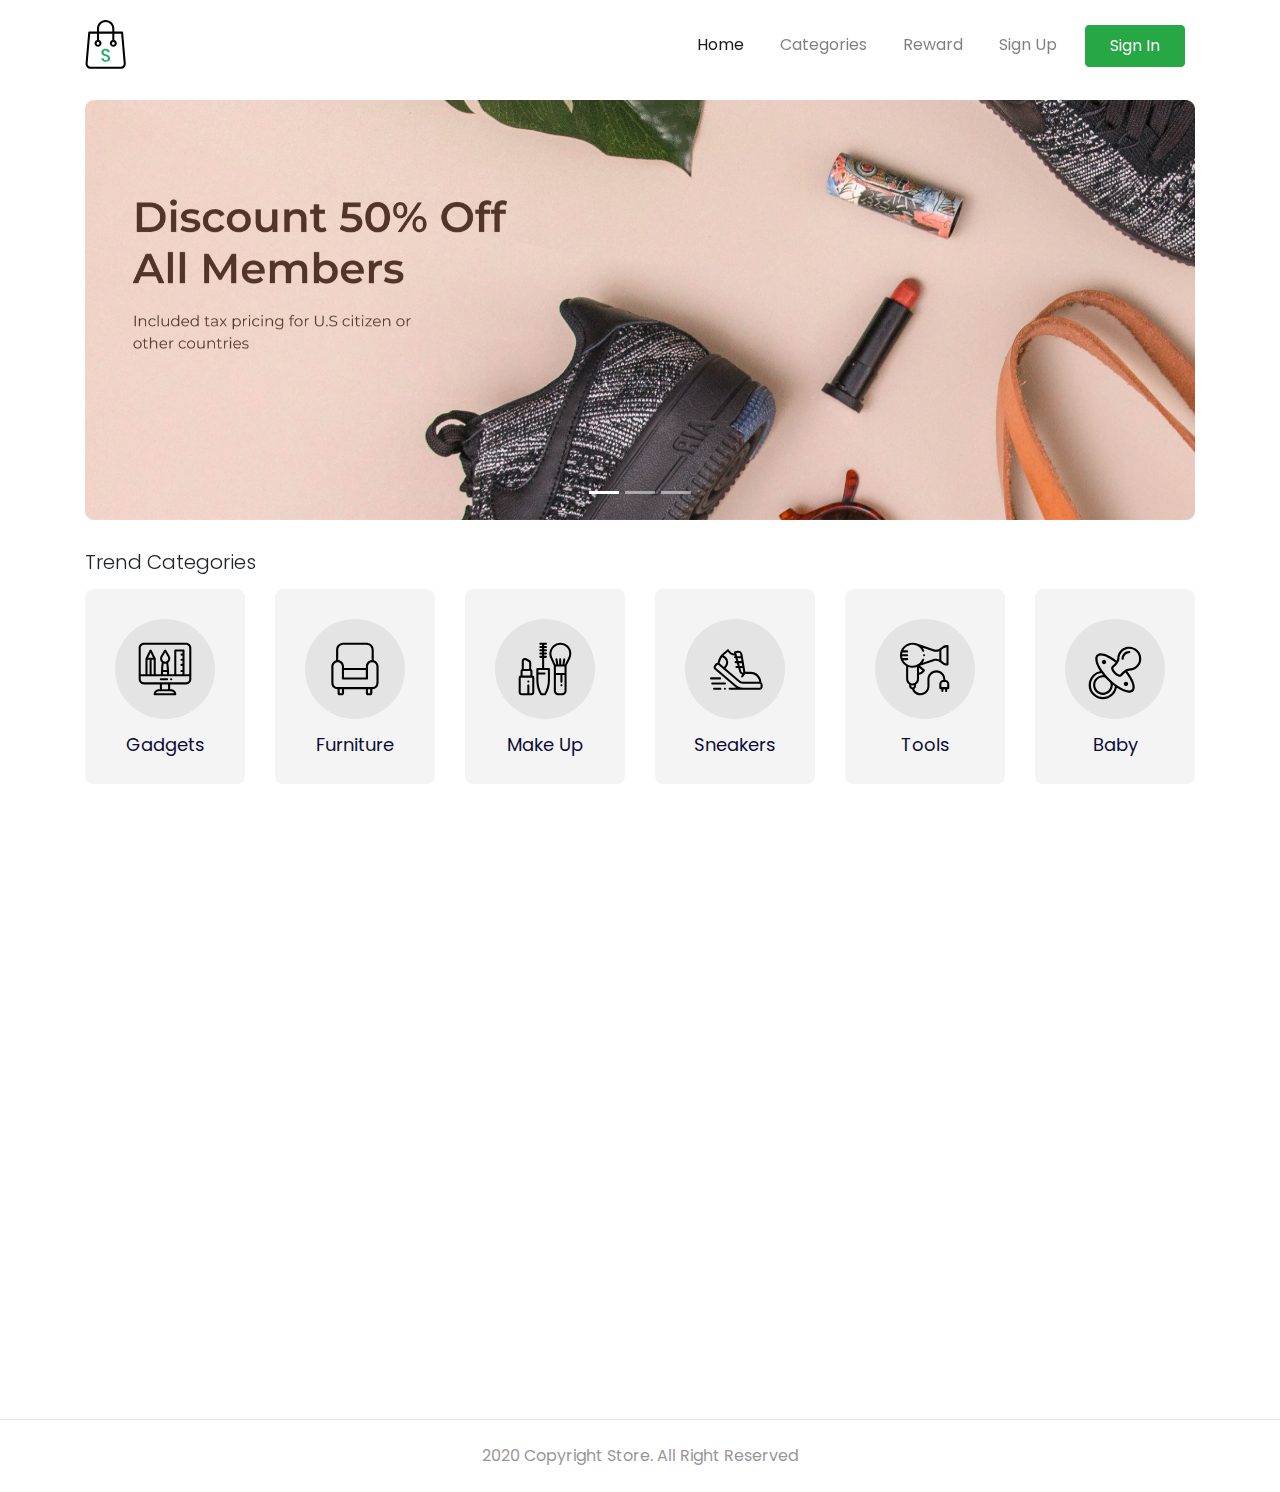
<file: index.html>
<!DOCTYPE html>
<html lang="en">
  <head>
    <meta charset="utf-8" />
    <meta
      name="viewport"
      content="width=device-width, initial-scale=1, shrink-to-fit=no"
    />
    <meta name="description" content="" />
    <meta name="author" content="" />

    <title>Store - Your Best Marketplace</title>

    <link href="https://unpkg.com/aos@2.3.1/dist/aos.css" rel="stylesheet" />
    <link href="style/main.css" rel="stylesheet" />
  </head>

  <body>
    <nav class="navbar navbar-expand-lg navbar-light navbar-store fixed-top navbar-fixed-top" data-aos="fade-down">
      <div class="container">
        <a href="index.html" class="navbar-brand">
          <img src="images/logo.svg" alt="Logo" />
        </a>
        <button class="navbar-toggler" type="button" data-toggle="collapse" data-target="#navbarResponsive">
          <span class="navbar-toggler-icon"></span>
        </button>
        <div class="collapse navbar-collapse" id="navbarResponsive">
          <ul class="navbar-nav ml-auto">
            <li class="nav-item active">
              <a href="index.html" class="nav-link">Home</a>
            </li>
            <li class="nav-item">
              <a href="categories.html" class="nav-link">Categories</a>
            </li>
            <li class="nav-item">
              <a href="#" class="nav-link">Reward</a>
            </li>
            <li class="nav-item">
              <a href="register.html" class="nav-link">Sign Up</a>
            </li>
            <li class="nav-item">
              <a href="login.html" class="btn btn-success nav-link px-4 text-white">Sign In</a>
            </li>
          </ul>
        </div>
      </div>
    </nav>

    <!-- Page Content -->
    <div class="page-content page-home">
      <section class="store-carousel">
        <div class="container">
          <div class="row">
            <div class="col-lg-12" data-aos="zoom-in">
              <div id="storeCarousel" class="carousel slide" data-ride="carousel">
                <ol class="carousel-indicators">
                  <li class="active" data-target="#storeCarousel" data-slide-to="0"></li>
                  <li data-target="#storeCarousel" data-slide-to="1"></li>
                  <li data-target="#storeCarousel" data-slide-to="2"></li>
                </ol>
                <div class="carousel-inner">
                  <div class="carousel-item active">
                    <img src="images/banner.jpg" alt="Image Carousel" class="d-block w-100">
                  </div>
                  <div class="carousel-item">
                    <img src="images/banner.jpg" alt="Image Carousel" class="d-block w-100">
                  </div>
                  <div class="carousel-item">
                    <img src="images/banner.jpg" alt="Image Carousel" class="d-block w-100">
                  </div>
                </div>
              </div>
            </div>
          </div>
        </div>
      </section>

      <section class="store-trend-categories">
        <div class="container">
          <div class="row">
            <div class="col-12" data-aos="fade-up">
              <h5>Trend Categories</h5>
            </div>
          </div>
          <div class="row">
            <div class="col-6 col-md-3 col-lg-2" data-aos="fade-up" data-aos-delay="100">
              <a href="#" class="component-categories d-block">
                <div class="categories-image">
                  <img src="images/categories-gadgets.svg" alt="" class="w-100">
                </div>
                <p class="categories-text">Gadgets</p>
              </a>
            </div>
            <div class="col-6 col-md-3 col-lg-2" data-aos="fade-up" data-aos-delay="200">
              <a href="#" class="component-categories d-block">
                <div class="categories-image">
                  <img src="images/categories-furniture.svg" alt="" class="w-100">
                </div>
                <p class="categories-text">Furniture</p>
              </a>
            </div>
            <div class="col-6 col-md-3 col-lg-2" data-aos="fade-up" data-aos-delay="300">
              <a href="#" class="component-categories d-block">
                <div class="categories-image">
                  <img src="images/categories-makeup.svg" alt="" class="w-100">
                </div>
                <p class="categories-text">Make Up</p>
              </a>
            </div>
            <div class="col-6 col-md-3 col-lg-2" data-aos="fade-up" data-aos-delay="400">
              <a href="#" class="component-categories d-block">
                <div class="categories-image">
                  <img src="images/categories-sneakers.svg" alt="" class="w-100">
                </div>
                <p class="categories-text">Sneakers</p>
              </a>
            </div>
            <div class="col-6 col-md-3 col-lg-2" data-aos="fade-up" data-aos-delay="500">
              <a href="#" class="component-categories d-block">
                <div class="categories-image">
                  <img src="images/categories-tools.svg" alt="" class="w-100">
                </div>
                <p class="categories-text">Tools</p>
              </a>
            </div>
            <div class="col-6 col-md-3 col-lg-2" data-aos="fade-up" data-aos-delay="600">
              <a href="#" class="component-categories d-block">
                <div class="categories-image">
                  <img src="images/categories-baby.svg" alt="" class="w-100">
                </div>
                <p class="categories-text">Baby</p>
              </a>
            </div>
          </div>
        </div>
      </section>

      <section class="store-new-products">
        <div class="container">
          <div class="row">
            <div class="col-12" data-aos="fade-up">
              <h5>New Products</h5>
            </div>
          </div>
          <div class="row">
            <div class="col-6 col-md-4 col-lg-3" data-aos="fade-up" data-aos-delay="100">
              <a href="details.html" class="component-products c-block">
                <div class="products-thumbnail">
                  <div class="products-image" style="background-image: url('images/product-1.jpg');"></div>
                </div>
                <div class="products-text">Apple Watch 4</div>
                <div class="products-price">$890</div>
              </a>
            </div>
            <div class="col-6 col-md-4 col-lg-3" data-aos="fade-up" data-aos-delay="200">
              <a href="details.html" class="component-products c-block">
                <div class="products-thumbnail">
                  <div class="products-image" style="background-image: url('images/product-2.jpg');"></div>
                </div>
                <div class="products-text">Orange Bogotta</div>
                <div class="products-price">$94,509</div>
              </a>
            </div>
            <div class="col-6 col-md-4 col-lg-3" data-aos="fade-up" data-aos-delay="300">
              <a href="details.html" class="component-products c-block">
                <div class="products-thumbnail">
                  <div class="products-image" style="background-image: url('images/product-3.jpg');"></div>
                </div>
                <div class="products-text">Sofa Ternyaman</div>
                <div class="products-price">$1,409</div>
              </a>
            </div>
            <div class="col-6 col-md-4 col-lg-3" data-aos="fade-up" data-aos-delay="400">
              <a href="details.html" class="component-products c-block">
                <div class="products-thumbnail">
                  <div class="products-image" style="background-image: url('images/product-4.jpg');"></div>
                </div>
                <div class="products-text">Bubuk Maketti</div>
                <div class="products-price">$225</div>
              </a>
            </div>
            <div class="col-6 col-md-4 col-lg-3" data-aos="fade-up" data-aos-delay="500">
              <a href="details.html" class="component-products c-block">
                <div class="products-thumbnail">
                  <div class="products-image" style="background-image: url('images/product-5.jpg');"></div>
                </div>
                <div class="products-text">Tatakan Gelas</div>
                <div class="products-price">$45,184</div>
              </a>
            </div>
            <div class="col-6 col-md-4 col-lg-3" data-aos="fade-up" data-aos-delay="600">
              <a href="details.html" class="component-products c-block">
                <div class="products-thumbnail">
                  <div class="products-image" style="background-image: url('images/product-6.jpg');"></div>
                </div>
                <div class="products-text">Mavic Kawe</div>
                <div class="products-price">$503</div>
              </a>
            </div>
            <div class="col-6 col-md-4 col-lg-3" data-aos="fade-up" data-aos-delay="700">
              <a href="details.html" class="component-products c-block">
                <div class="products-thumbnail">
                  <div class="products-image" style="background-image: url('images/product-7.jpg');"></div>
                </div>
                <div class="products-text">Black Edition Nike</div>
                <div class="products-price">$70,482</div>
              </a>
            </div>
            <div class="col-6 col-md-4 col-lg-3" data-aos="fade-up" data-aos-delay="800">
              <a href="details.html" class="component-products c-block">
                <div class="products-thumbnail">
                  <div class="products-image" style="background-image: url('images/product-8.jpg');"></div>
                </div>
                <div class="products-text">Monkey Toys</div>
                <div class="products-price">$783</div>
              </a>
            </div>
          </div>
        </div>
      </section>
    </div>

    <footer>
      <div class="container">
        <div class="row">
          <div class="col-12 text-center">
            <p class="pt-4 pb-2">
              2020 Copyright Store. All Right Reserved
            </p>
          </div>
        </div>
      </div>
    </footer>

    <!-- Bootstrap core JavaScript -->
    <script src="/vendor/jquery/jquery.slim.min.js"></script>
    <script src="/vendor/bootstrap/js/bootstrap.bundle.min.js"></script>
    <script src="https://unpkg.com/aos@2.3.1/dist/aos.js"></script>
    <script>
      AOS.init();
    </script>
    <script src="/script/navbar-scroll.js"></script>
  </body>
</html>
</file>
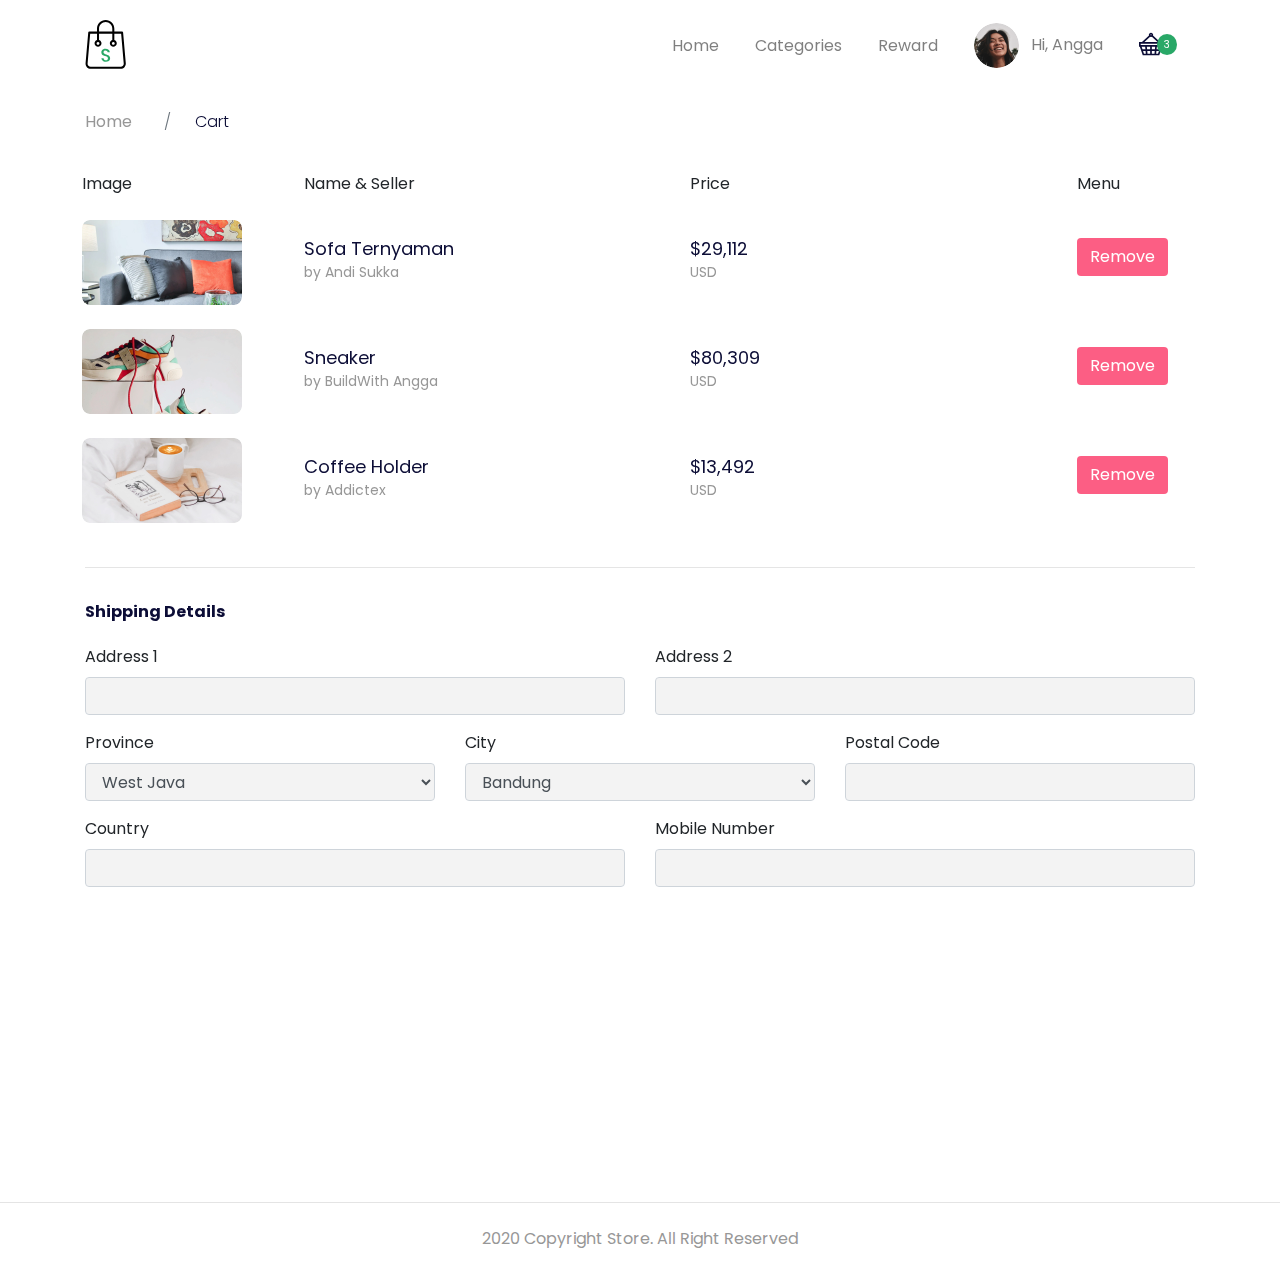
<file: cart.html>
<!DOCTYPE html>
<html lang="en">
  <head>
    <meta charset="utf-8" />
    <meta
      name="viewport"
      content="width=device-width, initial-scale=1, shrink-to-fit=no"
    />
    <meta name="description" content="" />
    <meta name="author" content="" />

    <title>Store - Your Best Marketplace</title>

    <link href="https://unpkg.com/aos@2.3.1/dist/aos.css" rel="stylesheet" />
    <link href="style/main.css" rel="stylesheet" />
  </head>

  <body>
    <nav class="navbar navbar-expand-lg navbar-light navbar-store fixed-top navbar-fixed-top" data-aos="fade-down">
      <div class="container">
        <a href="index.html" class="navbar-brand">
          <img src="images/logo.svg" alt="Logo" />
        </a>
        <button class="navbar-toggler" type="button" data-toggle="collapse" data-target="#navbarResponsive">
          <span class="navbar-toggler-icon"></span>
        </button>
        <div class="collapse navbar-collapse" id="navbarResponsive">
          <ul class="navbar-nav ml-auto">
            <li class="nav-item ">
              <a href="index.html" class="nav-link">Home</a>
            </li>
            <li class="nav-item">
              <a href="categories.html" class="nav-link">Categories</a>
            </li>
            <li class="nav-item">
              <a href="#" class="nav-link">Reward</a>
            </li>
          </ul>

          <!-- Desktop Menu -->
          <ul class="navbar-nav d-none d-lg-flex">
            <li class="nav-item dropdown">
              <a href="#" class="nav-link" id="navbarDropdown" role="button" data-toggle="dropdown">
                <img src="images/icon-user.png" alt="" class="rounded-circle mr-2 profile-picture">
                Hi, Angga
              </a>
              <div class="dropdown-menu">
                <a href="dashboard.html" class="dropdown-item">Dashboard</a>
                <a href="dashboard-account.html" class="dropdown-item">Setting</a>
                <div class="dropdown-divider"></div>
                <a href="index.html" class="dropdown-item">Logout</a>
              </div>
            </li>
            <li class="nav-item">
              <a href="#" class="nav-link d-inline-block mt-2">
                <img src="images/icon-cart-filled.svg" alt="">
                <div class="cart-badge">3</div>
              </a>
            </li>
          </ul>

          <!-- Mobile Menu -->
          <ul class="navbar-nav d-block d-lg-none">
            <li class="nav-item">
              <a href="#" class="nav-link">Hi, Angga</a>
            </li>
            <li class="nav-item">
              <a href="#" class="nav-link d-inline-block">Cart</a>
            </li>
          </ul>
        </div>
      </div>
    </nav>

    <!-- Page Content -->
    <div class="page-content page-cart">
      <section class="store-breadcrumbs" data-aos="fade-down" data-aos-delay="100">
        <div class="container">
          <div class="row">
            <div class="col-12">
              <nav>
                <ol class="breadcrumb">
                  <li class="breadcrumb-item">
                    <a href="index.html">Home</a>
                  </li>
                  <li class="breadcrumb-item active">
                    Cart
                  </li>
                </ol>
              </nav>
            </div>
          </div>
        </div>
      </section>

      <section class="store-cart">
        <div class="container">
          <div class="row" data-aos="fade-up" data-aos-delay="100">
            <div class="col-12 table-responsive">
              <table class="table table-borderless table-cart">
                <thead>
                  <tr>
                    <td>Image</td>
                    <td>Name &amp; Seller</td>
                    <td>Price</td>
                    <td>Menu</td>
                  </tr>
                </thead>
                <tbody>
                  <tr>
                    <td style="width: 20%;">
                      <img src="images/product-cart-1.jpg" alt="" class="cart-image">
                    </td>
                    <td style="width: 35%;">
                      <div class="product-title">Sofa Ternyaman</div>
                      <div class="product-subtitle">by Andi Sukka</div>
                    </td>
                    <td style="width: 35%;">
                      <div class="product-title">$29,112</div>
                      <div class="product-subtitle">USD</div>
                    </td>
                    <td style="width: 20%;">
                      <a href="#" class="btn btn-remove-cart">Remove</a>
                    </td>
                  </tr>
                  <tr>
                    <td style="width: 20%;">
                      <img src="images/product-cart-2.jpg" alt="" class="cart-image">
                    </td>
                    <td style="width: 35%;">
                      <div class="product-title">Sneaker</div>
                      <div class="product-subtitle">by BuildWith Angga</div>
                    </td>
                    <td style="width: 35%;">
                      <div class="product-title">$80,309</div>
                      <div class="product-subtitle">USD</div>
                    </td>
                    <td style="width: 20%;">
                      <a href="#" class="btn btn-remove-cart">Remove</a>
                    </td>
                  </tr>
                  <tr>
                    <td style="width: 20%;">
                      <img src="images/product-cart-3.jpg" alt="" class="cart-image">
                    </td>
                    <td style="width: 35%;">
                      <div class="product-title">Coffee Holder</div>
                      <div class="product-subtitle">by Addictex</div>
                    </td>
                    <td style="width: 35%;">
                      <div class="product-title">$13,492</div>
                      <div class="product-subtitle">USD</div>
                    </td>
                    <td style="width: 20%;">
                      <a href="#" class="btn btn-remove-cart">Remove</a>
                    </td>
                  </tr>
                </tbody>
              </table>
            </div>
          </div>

          <div class="row" data-aos="fade-up" data-aos-delay="150">
            <div class="col-12">
              <hr>
            </div>
            <div class="col-12">
              <h2 class="mb-4">Shipping Details</h2>
            </div>
          </div>

          <div class="row mb-2" data-aos="fade-up" data-aos-delay="200">
            <div class="col-md-6">
              <div class="form-group">
                <label for="addressOne">Address 1</label>
                <input type="text" class="form-control" id="addressOne">
              </div>
            </div>
            <div class="col-md-6">
              <div class="form-group">
                <label for="addressTwo">Address 2</label>
                <input type="text" class="form-control" id="addressTwo">
              </div>
            </div>
            <div class="col-md-4">
              <div class="form-group">
                <label for="province">Province</label>
                <select name="province" id="province" class="form-control">
                  <option value="West Java">West Java</option>
                </select>
              </div>
            </div>
            <div class="col-md-4">
              <div class="form-group">
                <label for="city">City</label>
                <select name="city" id="city" class="form-control">
                  <option value="Bandung">Bandung</option>
                </select>
              </div>
            </div>
            <div class="col-md-4">
              <div class="form-group">
                <label for="postalCode">Postal Code</label>
                <input type="text" class="form-control" id="postalCode">
              </div>
            </div>
            <div class="col-md-6">
              <div class="form-group">
                <label for="country">Country</label>
                <input type="text" class="form-control" id="country">
              </div>
            </div>
            <div class="col-md-6">
              <div class="form-group">
                <label for="mobile">Mobile Number</label>
                <input type="text" class="form-control" id="mobile">
              </div>
            </div>
          </div>

          <div class="row" data-aos="fade-up" data-aos-delay="150">
            <div class="col-12">
              <hr>
            </div>
            <div class="col-12">
              <h2 class="mb-2">Payments Information</h2>
            </div>
          </div>

          <div class="row" data-aos="fade-up" data-aos-delay="200">
            <div class="col-4 col-md-2">
              <div class="product-title">$10</div>
              <div class="product-subtitle">Country Tax</div>
            </div>
            <div class="col-4 col-md-3">
              <div class="product-title">$280</div>
              <div class="product-subtitle">Product Insurance</div>
            </div>
            <div class="col-4 col-md-2">
              <div class="product-title">$580</div>
              <div class="product-subtitle">Ship to Jakarta</div>
            </div>
            <div class="col-4 col-md-2">
              <div class="product-title text-success">$392,409</div>
              <div class="product-subtitle">Total</div>
            </div>
            <div class="col-8 col-md-3">
              <a href="success.html" class="btn btn-success mt-4 px-4 btn-block">Checkout Now</a>
            </div>
          </div>
        </div>
      </section>
    </div>

    <footer>
      <div class="container">
        <div class="row">
          <div class="col-12 text-center">
            <p class="pt-4 pb-2">
              2020 Copyright Store. All Right Reserved
            </p>
          </div>
        </div>
      </div>
    </footer>

    <!-- Bootstrap core JavaScript -->
    <script src="/vendor/jquery/jquery.slim.min.js"></script>
    <script src="/vendor/bootstrap/js/bootstrap.bundle.min.js"></script>
    <script src="https://unpkg.com/aos@2.3.1/dist/aos.js"></script>
    <script>
      AOS.init();
    </script>
    <script src="/script/navbar-scroll.js"></script>
  </body>
</html>
</file>
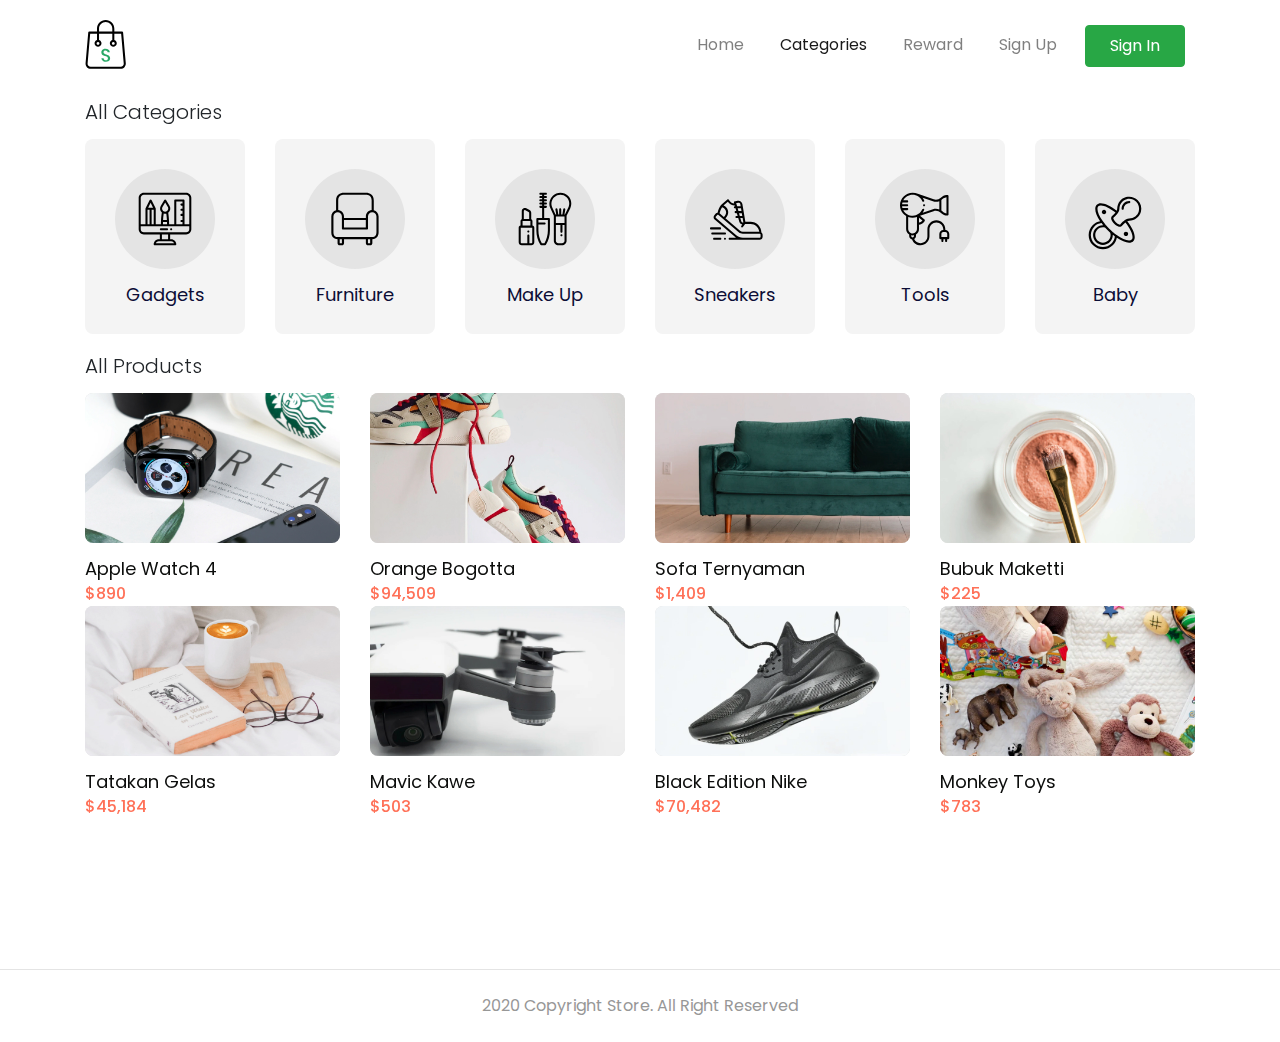
<file: categories.html>
<!DOCTYPE html>
<html lang="en">
  <head>
    <meta charset="utf-8" />
    <meta
      name="viewport"
      content="width=device-width, initial-scale=1, shrink-to-fit=no"
    />
    <meta name="description" content="" />
    <meta name="author" content="" />

    <title>Store - Your Best Marketplace</title>

    <link href="https://unpkg.com/aos@2.3.1/dist/aos.css" rel="stylesheet" />
    <link href="style/main.css" rel="stylesheet" />
  </head>

  <body>
    <nav class="navbar navbar-expand-lg navbar-light navbar-store fixed-top navbar-fixed-top" data-aos="fade-down">
      <div class="container">
        <a href="index.html" class="navbar-brand">
          <img src="images/logo.svg" alt="Logo" />
        </a>
        <button class="navbar-toggler" type="button" data-toggle="collapse" data-target="#navbarResponsive">
          <span class="navbar-toggler-icon"></span>
        </button>
        <div class="collapse navbar-collapse" id="navbarResponsive">
          <ul class="navbar-nav ml-auto">
            <li class="nav-item ">
              <a href="index.html" class="nav-link">Home</a>
            </li>
            <li class="nav-item active">
              <a href="#" class="nav-link">Categories</a>
            </li>
            <li class="nav-item">
              <a href="#" class="nav-link">Reward</a>
            </li>
            <li class="nav-item">
              <a href="register.html" class="nav-link">Sign Up</a>
            </li>
            <li class="nav-item">
              <a href="login.html" class="btn btn-success nav-link px-4 text-white">Sign In</a>
            </li>
          </ul>
        </div>
      </div>
    </nav>

    <!-- Page Content -->
    <div class="page-content page-home">
      <section class="store-trend-categories">
        <div class="container">
          <div class="row">
            <div class="col-12" data-aos="fade-up">
              <h5>All Categories</h5>
            </div>
          </div>
          <div class="row">
            <div class="col-6 col-md-3 col-lg-2" data-aos="fade-up" data-aos-delay="100">
              <a href="#" class="component-categories d-block">
                <div class="categories-image">
                  <img src="images/categories-gadgets.svg" alt="" class="w-100">
                </div>
                <p class="categories-text">Gadgets</p>
              </a>
            </div>
            <div class="col-6 col-md-3 col-lg-2" data-aos="fade-up" data-aos-delay="200">
              <a href="#" class="component-categories d-block">
                <div class="categories-image">
                  <img src="images/categories-furniture.svg" alt="" class="w-100">
                </div>
                <p class="categories-text">Furniture</p>
              </a>
            </div>
            <div class="col-6 col-md-3 col-lg-2" data-aos="fade-up" data-aos-delay="300">
              <a href="#" class="component-categories d-block">
                <div class="categories-image">
                  <img src="images/categories-makeup.svg" alt="" class="w-100">
                </div>
                <p class="categories-text">Make Up</p>
              </a>
            </div>
            <div class="col-6 col-md-3 col-lg-2" data-aos="fade-up" data-aos-delay="400">
              <a href="#" class="component-categories d-block">
                <div class="categories-image">
                  <img src="images/categories-sneakers.svg" alt="" class="w-100">
                </div>
                <p class="categories-text">Sneakers</p>
              </a>
            </div>
            <div class="col-6 col-md-3 col-lg-2" data-aos="fade-up" data-aos-delay="500">
              <a href="#" class="component-categories d-block">
                <div class="categories-image">
                  <img src="images/categories-tools.svg" alt="" class="w-100">
                </div>
                <p class="categories-text">Tools</p>
              </a>
            </div>
            <div class="col-6 col-md-3 col-lg-2" data-aos="fade-up" data-aos-delay="600">
              <a href="#" class="component-categories d-block">
                <div class="categories-image">
                  <img src="images/categories-baby.svg" alt="" class="w-100">
                </div>
                <p class="categories-text">Baby</p>
              </a>
            </div>
          </div>
        </div>
      </section>

      <section class="store-new-products">
        <div class="container">
          <div class="row">
            <div class="col-12" data-aos="fade-up">
              <h5>All Products</h5>
            </div>
          </div>
          <div class="row">
            <div class="col-6 col-md-4 col-lg-3" data-aos="fade-up" data-aos-delay="100">
              <a href="details.html" class="component-products c-block">
                <div class="products-thumbnail">
                  <div class="products-image" style="background-image: url('images/product-1.jpg');"></div>
                </div>
                <div class="products-text">Apple Watch 4</div>
                <div class="products-price">$890</div>
              </a>
            </div>
            <div class="col-6 col-md-4 col-lg-3" data-aos="fade-up" data-aos-delay="200">
              <a href="details.html" class="component-products c-block">
                <div class="products-thumbnail">
                  <div class="products-image" style="background-image: url('images/product-2.jpg');"></div>
                </div>
                <div class="products-text">Orange Bogotta</div>
                <div class="products-price">$94,509</div>
              </a>
            </div>
            <div class="col-6 col-md-4 col-lg-3" data-aos="fade-up" data-aos-delay="300">
              <a href="details.html" class="component-products c-block">
                <div class="products-thumbnail">
                  <div class="products-image" style="background-image: url('images/product-3.jpg');"></div>
                </div>
                <div class="products-text">Sofa Ternyaman</div>
                <div class="products-price">$1,409</div>
              </a>
            </div>
            <div class="col-6 col-md-4 col-lg-3" data-aos="fade-up" data-aos-delay="400">
              <a href="details.html" class="component-products c-block">
                <div class="products-thumbnail">
                  <div class="products-image" style="background-image: url('images/product-4.jpg');"></div>
                </div>
                <div class="products-text">Bubuk Maketti</div>
                <div class="products-price">$225</div>
              </a>
            </div>
            <div class="col-6 col-md-4 col-lg-3" data-aos="fade-up" data-aos-delay="500">
              <a href="details.html" class="component-products c-block">
                <div class="products-thumbnail">
                  <div class="products-image" style="background-image: url('images/product-5.jpg');"></div>
                </div>
                <div class="products-text">Tatakan Gelas</div>
                <div class="products-price">$45,184</div>
              </a>
            </div>
            <div class="col-6 col-md-4 col-lg-3" data-aos="fade-up" data-aos-delay="600">
              <a href="details.html" class="component-products c-block">
                <div class="products-thumbnail">
                  <div class="products-image" style="background-image: url('images/product-6.jpg');"></div>
                </div>
                <div class="products-text">Mavic Kawe</div>
                <div class="products-price">$503</div>
              </a>
            </div>
            <div class="col-6 col-md-4 col-lg-3" data-aos="fade-up" data-aos-delay="700">
              <a href="details.html" class="component-products c-block">
                <div class="products-thumbnail">
                  <div class="products-image" style="background-image: url('images/product-7.jpg');"></div>
                </div>
                <div class="products-text">Black Edition Nike</div>
                <div class="products-price">$70,482</div>
              </a>
            </div>
            <div class="col-6 col-md-4 col-lg-3" data-aos="fade-up" data-aos-delay="800">
              <a href="details.html" class="component-products c-block">
                <div class="products-thumbnail">
                  <div class="products-image" style="background-image: url('images/product-8.jpg');"></div>
                </div>
                <div class="products-text">Monkey Toys</div>
                <div class="products-price">$783</div>
              </a>
            </div>
          </div>
        </div>
      </section>
    </div>

    <footer>
      <div class="container">
        <div class="row">
          <div class="col-12 text-center">
            <p class="pt-4 pb-2">
              2020 Copyright Store. All Right Reserved
            </p>
          </div>
        </div>
      </div>
    </footer>

    <!-- Bootstrap core JavaScript -->
    <script src="/vendor/jquery/jquery.slim.min.js"></script>
    <script src="/vendor/bootstrap/js/bootstrap.bundle.min.js"></script>
    <script src="https://unpkg.com/aos@2.3.1/dist/aos.js"></script>
    <script>
      AOS.init();
    </script>
    <script src="/script/navbar-scroll.js"></script>
  </body>
</html>
</file>
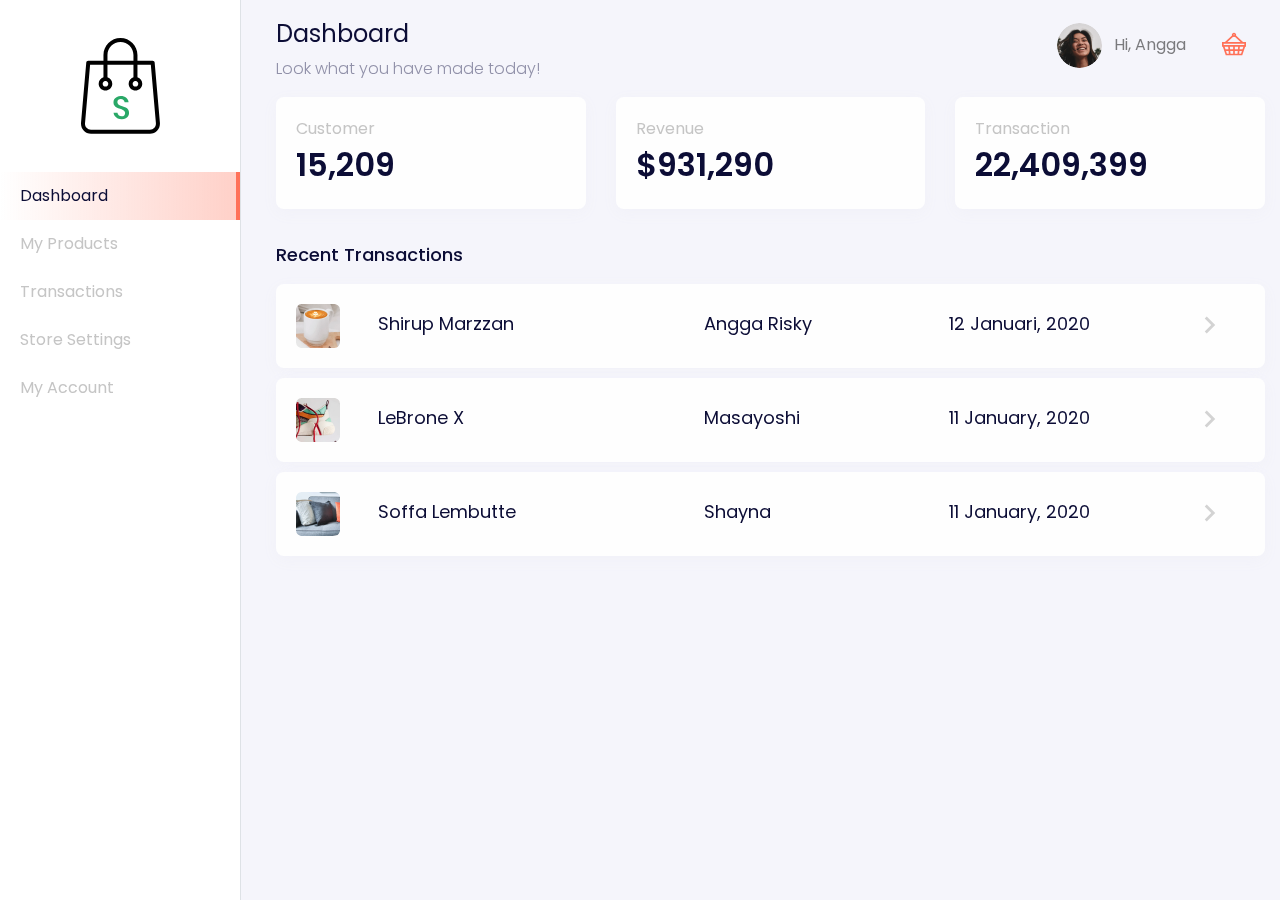
<file: dashboard.html>
<!DOCTYPE html>
<html lang="en">

<head>
    <meta charset="utf-8" />
    <meta name="viewport" content="width=device-width, initial-scale=1, shrink-to-fit=no" />
    <meta name="description" content="" />
    <meta name="author" content="" />

    <title>Dashboard - Your Best Marketplace</title>

    <link href="https://unpkg.com/aos@2.3.1/dist/aos.css" rel="stylesheet" />
    <link href="style/main.css" rel="stylesheet" />
</head>

<body>
    <div class="page-dashboard">
        <div class="d-flex" id="wrapper" data-aos="fade-right">
            <!-- Sidebar -->
            <div class="border-right" id="sidebar-wrapper">
                <div class="sidebar-heading text-center">
                    <img src="/images/dashboard-store-logo.svg" alt="" class="my-4" />
                </div>
                <div class="list-group list-group-flush">
                    <a href="/dashboard.html" class="list-group-item list-group-item-action active">Dashboard</a>
                    <a href="/dashboard-products.html" class="list-group-item list-group-item-action">My Products</a>
                    <a href="/dashboard-transactions.html"
                        class="list-group-item list-group-item-action">Transactions</a>
                    <a href="/dashboard-settings.html" class="list-group-item list-group-item-action">Store Settings</a>
                    <a href="/dashboard-account.html" class="list-group-item list-group-item-action">My Account</a>
                </div>
            </div>
            <!-- /#sidebar-wrapper -->

            <!-- Page Content -->
            <div id="page-content-wrapper">
                <nav class="navbar navbar-store navbar-expand-lg navbar-light fixed-top" data-aos="fade-down">
                    <button class="btn btn-secondary d-md-none mr-auto mr-2" id="menu-toggle">
                        &laquo; Menu
                    </button>

                    <button class="navbar-toggler" type="button" data-toggle="collapse"
                        data-target="#navbarSupportedContent" aria-controls="navbarSupportedContent"
                        aria-expanded="false" aria-label="Toggle navigation">
                        <span class="navbar-toggler-icon"></span>
                    </button>

                    <div class="collapse navbar-collapse" id="navbarSupportedContent">
                        <ul class="navbar-nav ml-auto d-none d-lg-flex">
                            <li class="nav-item dropdown">
                                <a class="nav-link" href="#" id="navbarDropdown" role="button" data-toggle="dropdown"
                                    aria-haspopup="true" aria-expanded="false">
                                    <img src="/images/icon-user.png" alt=""
                                        class="rounded-circle mr-2 profile-picture" />
                                    Hi, Angga
                                </a>
                                <div class="dropdown-menu" aria-labelledby="navbarDropdown">
                                    <a class="dropdown-item" href="/index.html">Back to Store</a>
                                    <a class="dropdown-item" href="/dashboard-account.html">Settings</a>
                                    <div class="dropdown-divider"></div>
                                    <a class="dropdown-item" href="/">Logout</a>
                                </div>
                            </li>
                            <li class="nav-item">
                                <a class="nav-link d-inline-block mt-2" href="#">
                                    <img src="/images/icon-cart-empty.svg" alt="" />
                                </a>
                            </li>
                        </ul>
                        <!-- Mobile Menu -->
                        <ul class="navbar-nav d-block d-lg-none mt-3">
                            <li class="nav-item">
                                <a class="nav-link" href="#">
                                    Hi, Angga
                                </a>
                            </li>
                            <li class="nav-item">
                                <a class="nav-link d-inline-block" href="#">
                                    Cart
                                </a>
                            </li>
                        </ul>
                    </div>
                </nav>

                <div class="section-content section-dashboard-home" data-aos="fade-up">
                    <div class="container-fluid">
                        <div class="dashboard-heading">
                            <h2 class="dashboard-title">Dashboard</h2>
                            <p class="dashboard-subtitle">
                                Look what you have made today!
                            </p>
                        </div>
                        <div class="dashboard-content">
                            <div class="row">
                                <div class="col-md-4">
                                    <div class="card mb-2">
                                        <div class="card-body">
                                            <div class="dashboard-card-title">
                                                Customer
                                            </div>
                                            <div class="dashboard-card-subtitle">
                                                15,209
                                            </div>
                                        </div>
                                    </div>
                                </div>
                                <div class="col-md-4">
                                    <div class="card mb-2">
                                        <div class="card-body">
                                            <div class="dashboard-card-title">
                                                Revenue
                                            </div>
                                            <div class="dashboard-card-subtitle">
                                                $931,290
                                            </div>
                                        </div>
                                    </div>
                                </div>
                                <div class="col-md-4">
                                    <div class="card mb-2">
                                        <div class="card-body">
                                            <div class="dashboard-card-title">
                                                Transaction
                                            </div>
                                            <div class="dashboard-card-subtitle">
                                                22,409,399
                                            </div>
                                        </div>
                                    </div>
                                </div>
                            </div>
                            <div class="row mt-3">
                                <div class="col-12 mt-2">
                                    <h5 class="mb-3">Recent Transactions</h5>
                                    <a class="card card-list d-block" href="/dashboard-transactions-details.html">
                                        <div class="card-body">
                                            <div class="row">
                                                <div class="col-md-1">
                                                    <img src="/images/dashboard-icon-product-1.png" alt="" />
                                                </div>
                                                <div class="col-md-4">
                                                    Shirup Marzzan
                                                </div>
                                                <div class="col-md-3">
                                                    Angga Risky
                                                </div>
                                                <div class="col-md-3">
                                                    12 Januari, 2020
                                                </div>
                                                <div class="col-md-1 d-none d-md-block">
                                                    <img src="/images/dashboard-arrow-right.svg" alt="" />
                                                </div>
                                            </div>
                                        </div>
                                    </a>
                                    <a class="card card-list d-block" href="/dashboard-transactions-details.html">
                                        <div class="card-body">
                                            <div class="row">
                                                <div class="col-md-1">
                                                    <img src="/images/dashboard-icon-product-2.png" alt="" />
                                                </div>
                                                <div class="col-md-4">
                                                    LeBrone X
                                                </div>
                                                <div class="col-md-3">
                                                    Masayoshi
                                                </div>
                                                <div class="col-md-3">
                                                    11 January, 2020
                                                </div>
                                                <div class="col-md-1 d-none d-md-block">
                                                    <img src="/images/dashboard-arrow-right.svg" alt="" />
                                                </div>
                                            </div>
                                        </div>
                                    </a>
                                    <a class="card card-list d-block" href="/dashboard-transactions-details.html">
                                        <div class="card-body">
                                            <div class="row">
                                                <div class="col-md-1">
                                                    <img src="/images/dashboard-icon-product-3.png" alt="" />
                                                </div>
                                                <div class="col-md-4">
                                                    Soffa Lembutte
                                                </div>
                                                <div class="col-md-3">
                                                    Shayna
                                                </div>
                                                <div class="col-md-3">
                                                    11 January, 2020
                                                </div>
                                                <div class="col-md-1 d-none d-md-block">
                                                    <img src="/images/dashboard-arrow-right.svg" alt="" />
                                                </div>
                                            </div>
                                        </div>
                                    </a>
                                </div>
                            </div>
                        </div>
                    </div>
                </div>
            </div>
            <!-- /#page-content-wrapper -->
        </div>
    </div>
    <!-- Bootstrap core JavaScript -->
    <script src="/vendor/jquery/jquery.slim.min.js"></script>
    <script src="/vendor/bootstrap/js/bootstrap.bundle.min.js"></script>
    <script src="https://unpkg.com/aos@2.3.1/dist/aos.js"></script>
    <script>
        AOS.init();
    </script>
    <!-- Menu Toggle Script -->
    <script>
        $("#menu-toggle").click(function (e) {
            e.preventDefault();
            $("#wrapper").toggleClass("toggled");
        });
    </script>
</body>

</html>
</file>
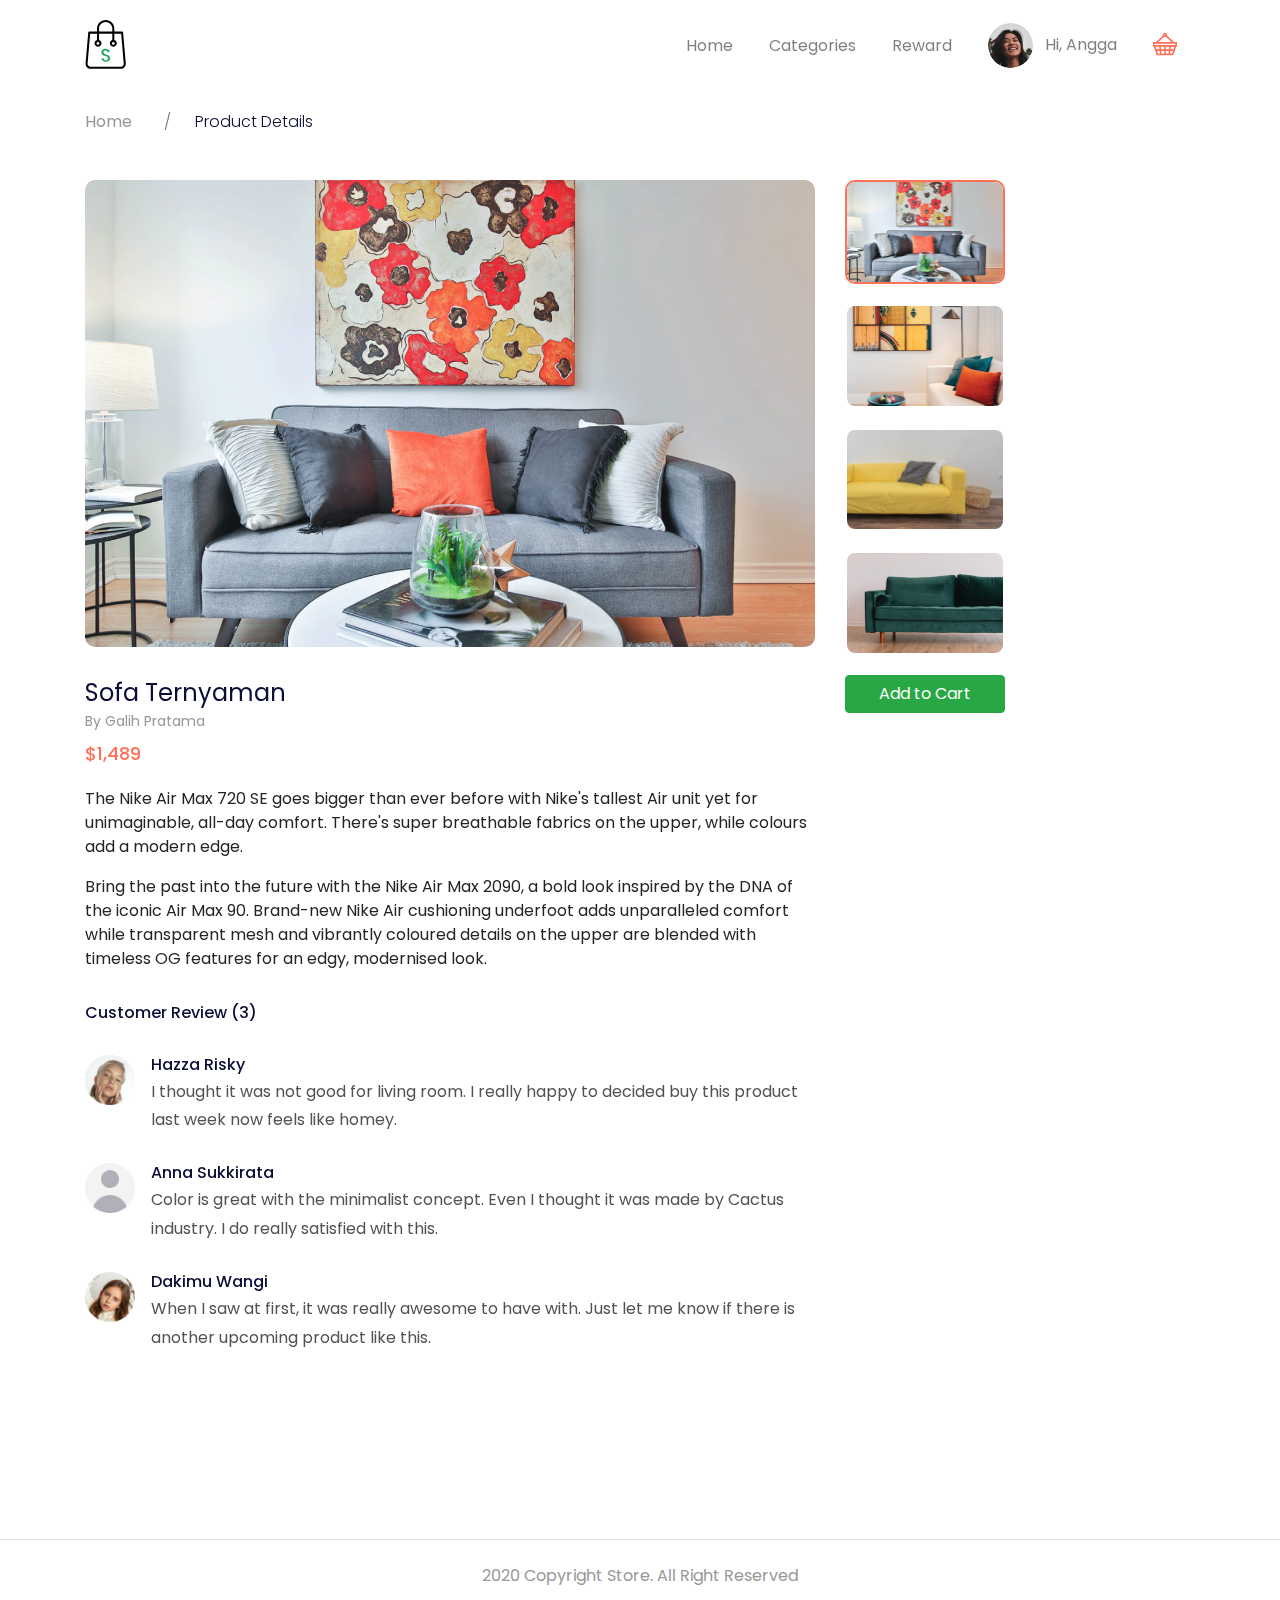
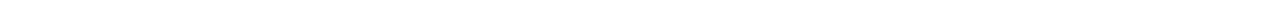
<file: details.html>
<!DOCTYPE html>
<html lang="en">
  <head>
    <meta charset="utf-8" />
    <meta
      name="viewport"
      content="width=device-width, initial-scale=1, shrink-to-fit=no"
    />
    <meta name="description" content="" />
    <meta name="author" content="" />

    <title>Store - Your Best Marketplace</title>

    <link href="https://unpkg.com/aos@2.3.1/dist/aos.css" rel="stylesheet" />
    <link href="style/main.css" rel="stylesheet" />
  </head>

  <body>
    <nav class="navbar navbar-expand-lg navbar-light navbar-store fixed-top navbar-fixed-top" data-aos="fade-down">
      <div class="container">
        <a href="index.html" class="navbar-brand">
          <img src="images/logo.svg" alt="Logo" />
        </a>
        <button class="navbar-toggler" type="button" data-toggle="collapse" data-target="#navbarResponsive">
          <span class="navbar-toggler-icon"></span>
        </button>
        <div class="collapse navbar-collapse" id="navbarResponsive">
          <ul class="navbar-nav ml-auto">
            <li class="nav-item ">
              <a href="index.html" class="nav-link">Home</a>
            </li>
            <li class="nav-item">
              <a href="categories.html" class="nav-link">Categories</a>
            </li>
            <li class="nav-item">
              <a href="#" class="nav-link">Reward</a>
            </li>
          </ul>

          <!-- Desktop Menu -->
          <ul class="navbar-nav d-none d-lg-flex">
            <li class="nav-item dropdown">
              <a href="#" class="nav-link" id="navbarDropdown" role="button" data-toggle="dropdown">
                <img src="images/icon-user.png" alt="" class="rounded-circle mr-2 profile-picture">
                Hi, Angga
              </a>
              <div class="dropdown-menu">
                <a href="dashboard.html" class="dropdown-item">Dashboard</a>
                <a href="dashboard-account.html" class="dropdown-item">Setting</a>
                <div class="dropdown-divider"></div>
                <a href="index.html" class="dropdown-item">Logout</a>
              </div>
            </li>
            <li class="nav-item">
              <a href="#" class="nav-link d-inline-block mt-2">
                <img src="images/icon-cart-empty.svg" alt="">
              </a>
            </li>
          </ul>

          <!-- Mobile Menu -->
          <ul class="navbar-nav d-block d-lg-none">
            <li class="nav-item">
              <a href="#" class="nav-link">Hi, Angga</a>
            </li>
            <li class="nav-item">
              <a href="#" class="nav-link d-inline-block">Cart</a>
            </li>
          </ul>
        </div>
      </div>
    </nav>

    <!-- Page Content -->
    <div class="page-content page-details">
      <section class="store-breadcrumbs" data-aos="fade-down" data-aos-delay="100">
        <div class="container">
          <div class="row">
            <div class="col-12">
              <nav>
                <ol class="breadcrumb">
                  <li class="breadcrumb-item">
                    <a href="index.html">Home</a>
                  </li>
                  <li class="breadcrumb-item active">
                    Product Details
                  </li>
                </ol>
              </nav>
            </div>
          </div>
        </div>
      </section>

      <section class="store-gallery" id="gallery">
        <div class="container">
          <div class="row">
            <div class="col-lg-8" data-aos="zoom-in">
              <transition name="slide-fade" mode="out-in">
                <img :src="photos[activePhotos].url" :key="photos[activePhotos].id" class="w-100 main-image" alt="">
              </transition>
            </div>
            <div class="col-lg-2">
              <div class="row">
                <div class="col-3 col-lg-12 mt-2 mt-lg-0" v-for="(photo, index) in photos" :key="photo.id" data-aos="zoom-in" data-aos-delay="100">
                  <a href="#" @click="changeActive(index)">
                    <img :src="photo.url" class="w-100 thumbnail-image" :class="{ active: index == activePhotos }" alt="">
                  </a>
                </div>
              </div>
            </div>
          </div>
        </div>
      </section>

      <div class="store-details-container" data-aos="fade-up">
        <section class="store-heading">
          <div class="container">
            <div class="row">
              <div class="col-lg-8">
                <h1>Sofa Ternyaman</h1>
                <div class="owner">By Galih Pratama</div>
                <div class="price">$1,489</div>
              </div>
              <div class="col-lg-2" data-aos="zoom-in">
                <a href="cart.html" class="btn btn-success px-4 text-white btn-block mb-3">
                  Add to Cart
                </a>
              </div>
            </div>
          </div>
        </section>

        <section class="store-description">
          <div class="container">
            <div class="row">
              <div class="col-12 col-lg-8">
                <p>
                  The Nike Air Max 720 SE goes bigger than ever before with Nike's tallest Air unit yet for unimaginable, all-day comfort.
                  There's super breathable fabrics on the upper, while colours add a modern edge.
                </p>
                <p>
                  Bring the past into the future with the Nike Air Max 2090, a bold look inspired by the DNA of the iconic Air Max 90.
                  Brand-new Nike Air cushioning underfoot adds unparalleled comfort while transparent mesh and vibrantly coloured details
                  on the upper are blended with timeless OG features for an edgy, modernised look.
                </p>
              </div>
            </div>
          </div>
        </section>

        <section class="store-review">
          <div class="container">
            <div class="row">
              <div class="col-12 col-lg-8 mt-3 mb-3">
                <h5>Customer Review (3)</h5>
              </div>
            </div>
            <div class="row">
              <div class="col-12 col-lg-8">
                <ul class="list-unstyled">
                  <li class="media">
                    <img src="images/icon-testimonial-1.png" alt="" class="mt-2 mb-1">
                    <div class="media-body ml-3">
                      <h5 class="mt-2 mb-1">Hazza Risky</h5>
                      I thought it was not good for living room. I really happy
                      to decided buy this product last week now feels like homey.
                    </div>
                  </li>
                  <li class="media">
                    <img src="images/icon-testimonial-2.png" alt="" class="mt-2 mb-1">
                    <div class="media-body ml-3">
                      <h5 class="mt-2 mb-1">Anna Sukkirata</h5>
                      Color is great with the minimalist concept. Even I thought it was
                      made by Cactus industry. I do really satisfied with this.
                    </div>
                  </li>
                  <li class="media">
                    <img src="images/icon-testimonial-3.png" alt="" class="mt-2 mb-1">
                    <div class="media-body ml-3">
                      <h5 class="mt-2 mb-1">Dakimu Wangi</h5>
                      When I saw at first, it was really awesome to have with.
                      Just let me know if there is another upcoming product like this.
                    </div>
                  </li>
                </ul>
              </div>
            </div>
          </div>
        </section>
      </div>


    </div>

    <footer>
      <div class="container">
        <div class="row">
          <div class="col-12 text-center">
            <p class="pt-4 pb-2">
              2020 Copyright Store. All Right Reserved
            </p>
          </div>
        </div>
      </div>
    </footer>

    <!-- Bootstrap core JavaScript -->
    <script src="/vendor/jquery/jquery.slim.min.js"></script>
    <script src="/vendor/bootstrap/js/bootstrap.bundle.min.js"></script>
    <script src="https://unpkg.com/aos@2.3.1/dist/aos.js"></script>
    <script>
      AOS.init();
    </script>
    <script src="vendor/vue/vue.js"></script>
    <script>
      var gallery = new Vue ({
        el: "#gallery",
        mounted() {
          AOS.init();
        },
        data: {
          activePhotos: 0,
          photos: [
            {
              id: 1,
              url: "images/product-details-1.jpg"
            },
            {
              id: 2,
              url: "images/product-details-2.jpg"
            },
            {
              id: 3,
              url: "images/product-details-3.jpg"
            },
            {
              id: 4,
              url: "images/product-details-4.jpg"
            },
          ],
        },
        methods: {
          changeActive(id) {
            this.activePhotos = id;
          },
        },
      });
    </script>
    <script src="/script/navbar-scroll.js"></script>
  </body>
</html>
</file>
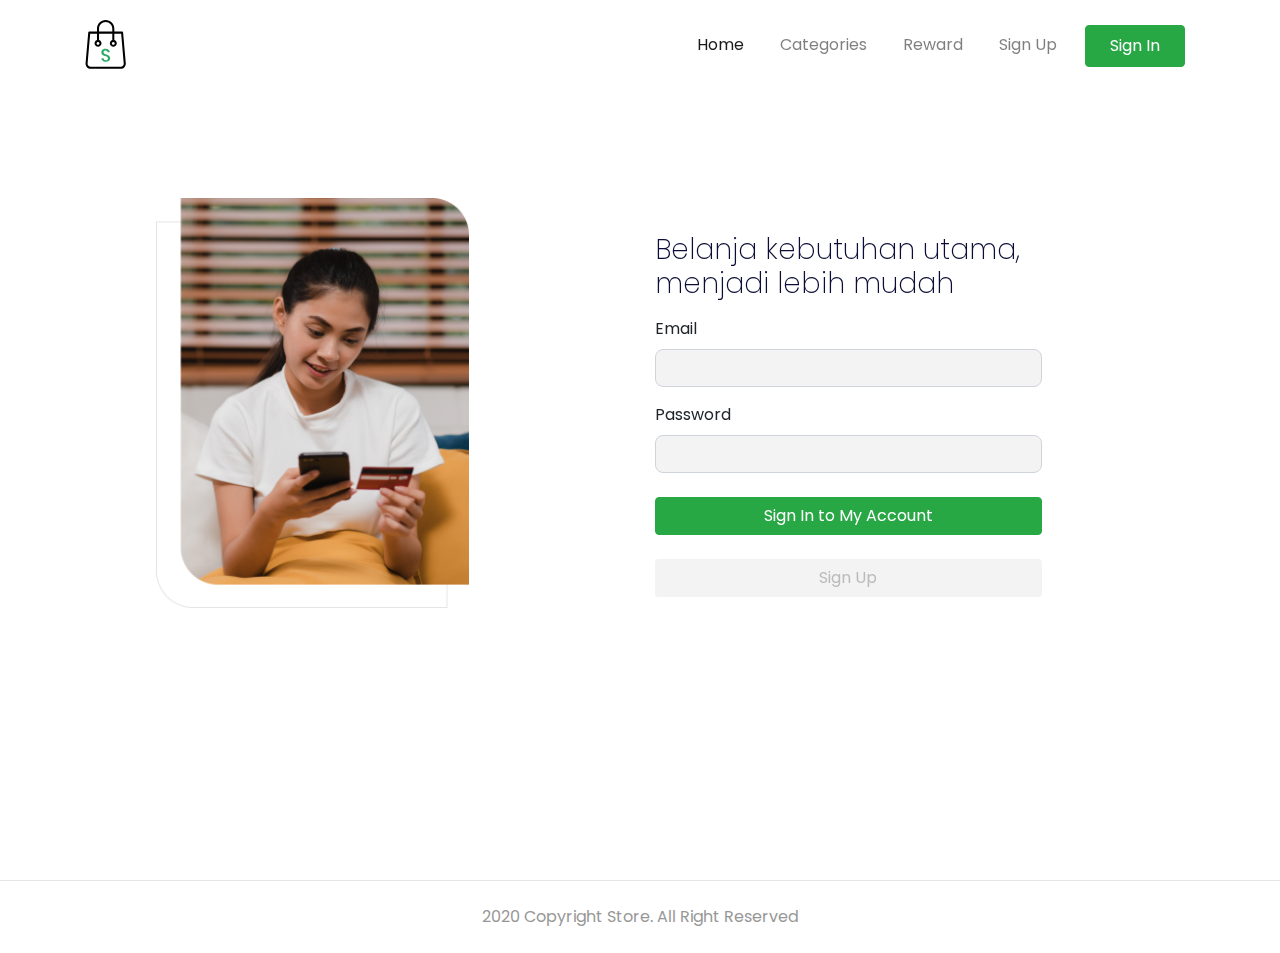
<file: login.html>
<!DOCTYPE html>
<html lang="en">
  <head>
    <meta charset="utf-8" />
    <meta
      name="viewport"
      content="width=device-width, initial-scale=1, shrink-to-fit=no"
    />
    <meta name="description" content="" />
    <meta name="author" content="" />

    <title>Store - Your Best Marketplace</title>

    <link href="https://unpkg.com/aos@2.3.1/dist/aos.css" rel="stylesheet" />
    <link href="style/main.css" rel="stylesheet" />
  </head>

  <body>
    <nav class="navbar navbar-expand-lg navbar-light navbar-store fixed-top navbar-fixed-top" data-aos="fade-down">
      <div class="container">
        <a href="index.html" class="navbar-brand">
          <img src="images/logo.svg" alt="Logo" />
        </a>
        <button class="navbar-toggler" type="button" data-toggle="collapse" data-target="#navbarResponsive">
          <span class="navbar-toggler-icon"></span>
        </button>
        <div class="collapse navbar-collapse" id="navbarResponsive">
          <ul class="navbar-nav ml-auto">
            <li class="nav-item active">
              <a href="index.html" class="nav-link">Home</a>
            </li>
            <li class="nav-item">
              <a href="categories.html" class="nav-link">Categories</a>
            </li>
            <li class="nav-item">
              <a href="#" class="nav-link">Reward</a>
            </li>
            <li class="nav-item">
              <a href="register.html" class="nav-link">Sign Up</a>
            </li>
            <li class="nav-item">
              <a href="login.html" class="btn btn-success nav-link px-4 text-white">Sign In</a>
            </li>
          </ul>
        </div>
      </div>
    </nav>

    <div class="page-content page-auth">
      <section class="section-store-auth" data-aos="fade-up">
        <div class="row align-items-center row-login">
          <div class="col-lg-6 text-center">
            <img src="images/login-placeholder.png" alt="" class="w-50 mb-4 mb-lg-none">
          </div>
          <div class="col-lg-5">
            <h2>Belanja kebutuhan utama, <br>
            menjadi lebih mudah</h2>
            <form action="" class="mt-3">
              <div class="form-group">
                <label for="email">Email</label>
                <input type="email" name="email" id="email" class="form-control w-75">
              </div>
              <div class="form-group">
                <label for="password">Password</label>
                <input type="password" name="password" id="password"  class="form-control w-75">
              </div>
              <a href="dashboard.html" class="btn btn-success btn-block w-75 mt-4">Sign In to My Account</a>
              <a href="register.html" class="btn btn-signup btn-block w-75 mt-4">Sign Up</a>
            </form>
          </div>
        </div>
      </section>
    </div>

    <footer>
      <div class="container">
        <div class="row">
          <div class="col-12 text-center">
            <p class="pt-4 pb-2">
              2020 Copyright Store. All Right Reserved
            </p>
          </div>
        </div>
      </div>
    </footer>

    <!-- Bootstrap core JavaScript -->
    <script src="/vendor/jquery/jquery.slim.min.js"></script>
    <script src="/vendor/bootstrap/js/bootstrap.bundle.min.js"></script>
    <script src="https://unpkg.com/aos@2.3.1/dist/aos.js"></script>
    <script>
      AOS.init();
    </script>
    <script src="/script/navbar-scroll.js"></script>
  </body>
</html>
</file>
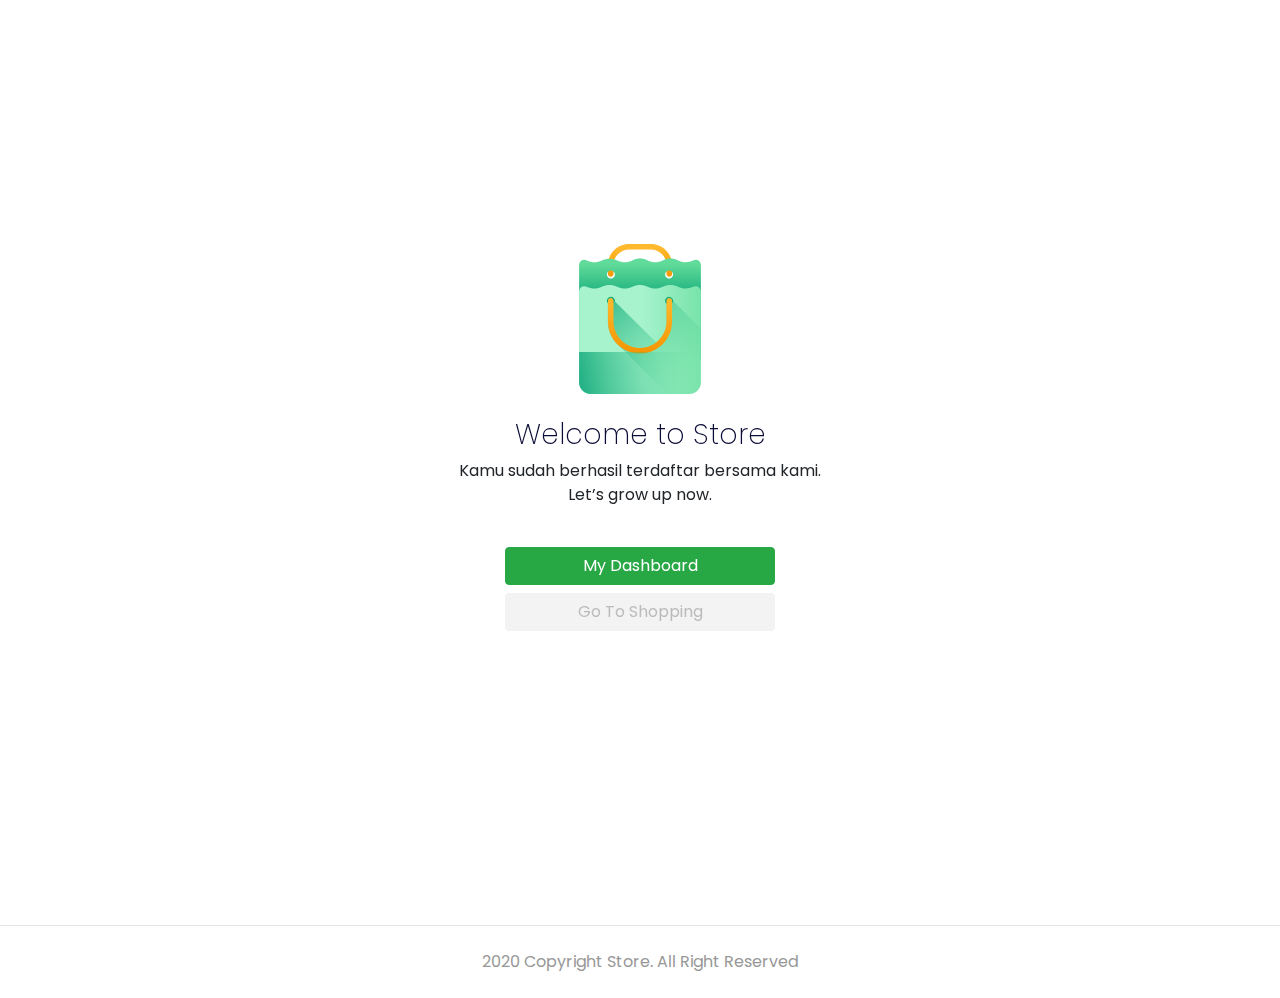
<file: register-success.html>
<!DOCTYPE html>
<html lang="en">
  <head>
    <meta charset="utf-8" />
    <meta
      name="viewport"
      content="width=device-width, initial-scale=1, shrink-to-fit=no"
    />
    <meta name="description" content="" />
    <meta name="author" content="" />

    <title>Store - Your Best Marketplace</title>

    <link href="https://unpkg.com/aos@2.3.1/dist/aos.css" rel="stylesheet" />
    <link href="style/main.css" rel="stylesheet" />
  </head>

  <body>
    <div class="page-content page-success">
      <div class="section-success" data-aos="zoom-in">
        <div class="container">
          <div class="row align-items-center row-login justify-content-center">
            <div class="col-lg-6 text-center">
              <img src="images/success.svg" alt="" class="mb-4">
              <h2>Welcome to Store</h2>
              <p>
                Kamu sudah berhasil terdaftar
                bersama kami. <br> Let’s grow up now.
              </p>
              <div>
                <a href="dashboard.html" class="btn btn-success w-50 mt-4">My Dashboard</a>
                <a href="index.html" class="btn btn-signup w-50 mt-2">Go To Shopping</a>
              </div>
            </div>
          </div>
        </div>
      </div>
    </div>

    <footer>
      <div class="container">
        <div class="row">
          <div class="col-12 text-center">
            <p class="pt-4 pb-2">
              2020 Copyright Store. All Right Reserved
            </p>
          </div>
        </div>
      </div>
    </footer>

    <!-- Bootstrap core JavaScript -->
    <script src="/vendor/jquery/jquery.slim.min.js"></script>
    <script src="/vendor/bootstrap/js/bootstrap.bundle.min.js"></script>
    <script src="https://unpkg.com/aos@2.3.1/dist/aos.js"></script>
    <script>
      AOS.init();
    </script>
    <script src="/script/navbar-scroll.js"></script>
  </body>
</html>
</file>
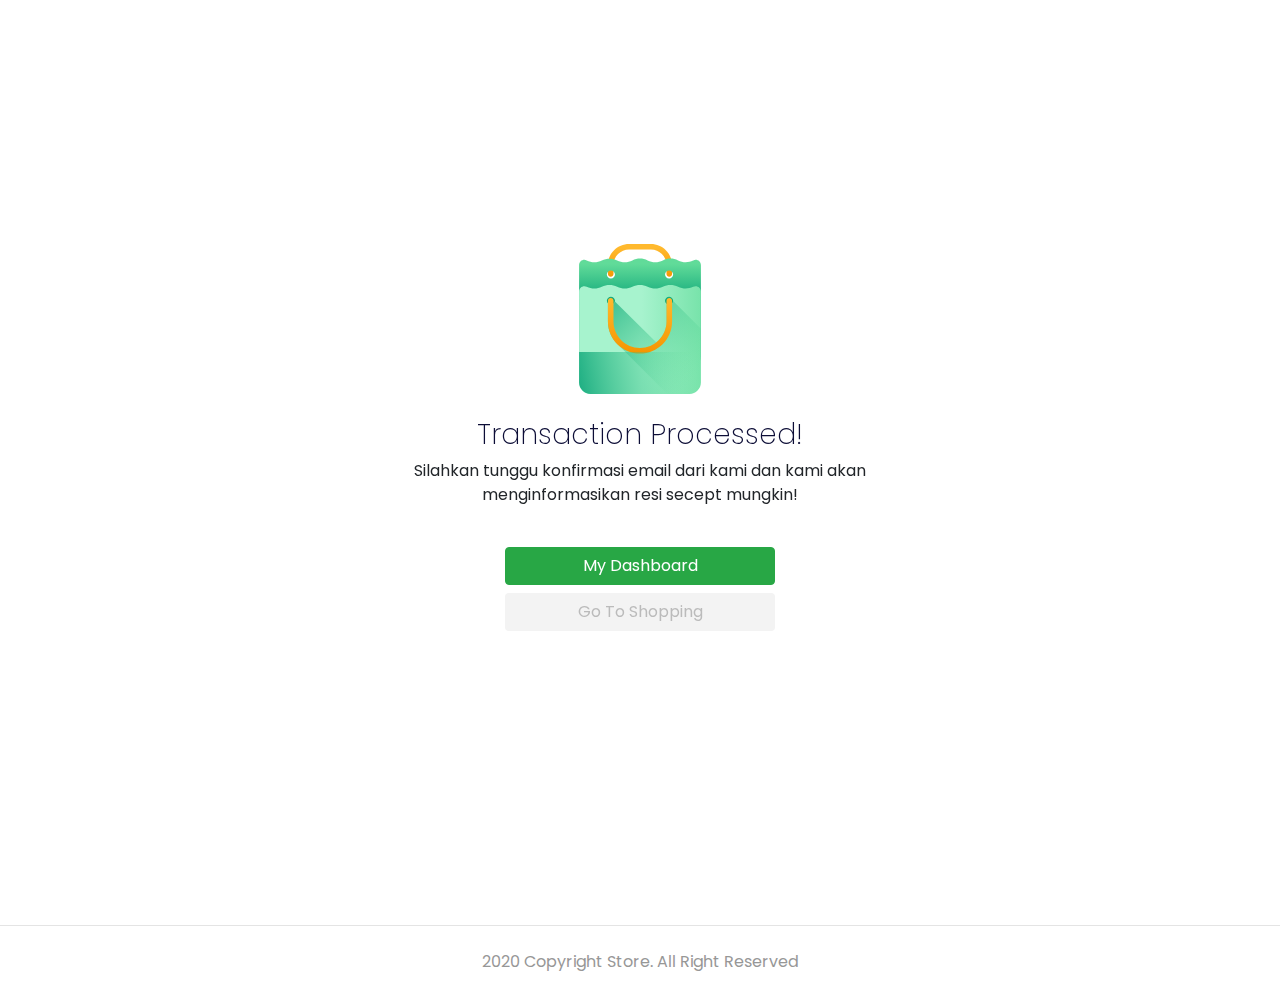
<file: success.html>
<!DOCTYPE html>
<html lang="en">
  <head>
    <meta charset="utf-8" />
    <meta
      name="viewport"
      content="width=device-width, initial-scale=1, shrink-to-fit=no"
    />
    <meta name="description" content="" />
    <meta name="author" content="" />

    <title>Store - Your Best Marketplace</title>

    <link href="https://unpkg.com/aos@2.3.1/dist/aos.css" rel="stylesheet" />
    <link href="style/main.css" rel="stylesheet" />
  </head>

  <body>
    <div class="page-content page-success">
      <div class="section-success" data-aos="zoom-in">
        <div class="container">
          <div class="row align-items-center row-login justify-content-center">
            <div class="col-lg-6 text-center">
              <img src="images/success.svg" alt="" class="mb-4">
              <h2>Transaction Processed!</h2>
              <p>
                Silahkan tunggu konfirmasi email dari kami dan
                kami akan menginformasikan resi secept mungkin!
              </p>
              <div>
                <a href="dashboard.html" class="btn btn-success w-50 mt-4">My Dashboard</a>
                <a href="index.html" class="btn btn-signup w-50 mt-2">Go To Shopping</a>
              </div>
            </div>
          </div>
        </div>
      </div>
    </div>

    <footer>
      <div class="container">
        <div class="row">
          <div class="col-12 text-center">
            <p class="pt-4 pb-2">
              2020 Copyright Store. All Right Reserved
            </p>
          </div>
        </div>
      </div>
    </footer>

    <!-- Bootstrap core JavaScript -->
    <script src="/vendor/jquery/jquery.slim.min.js"></script>
    <script src="/vendor/bootstrap/js/bootstrap.bundle.min.js"></script>
    <script src="https://unpkg.com/aos@2.3.1/dist/aos.js"></script>
    <script>
      AOS.init();
    </script>
    <script src="/script/navbar-scroll.js"></script>
  </body>
</html>
</file>
